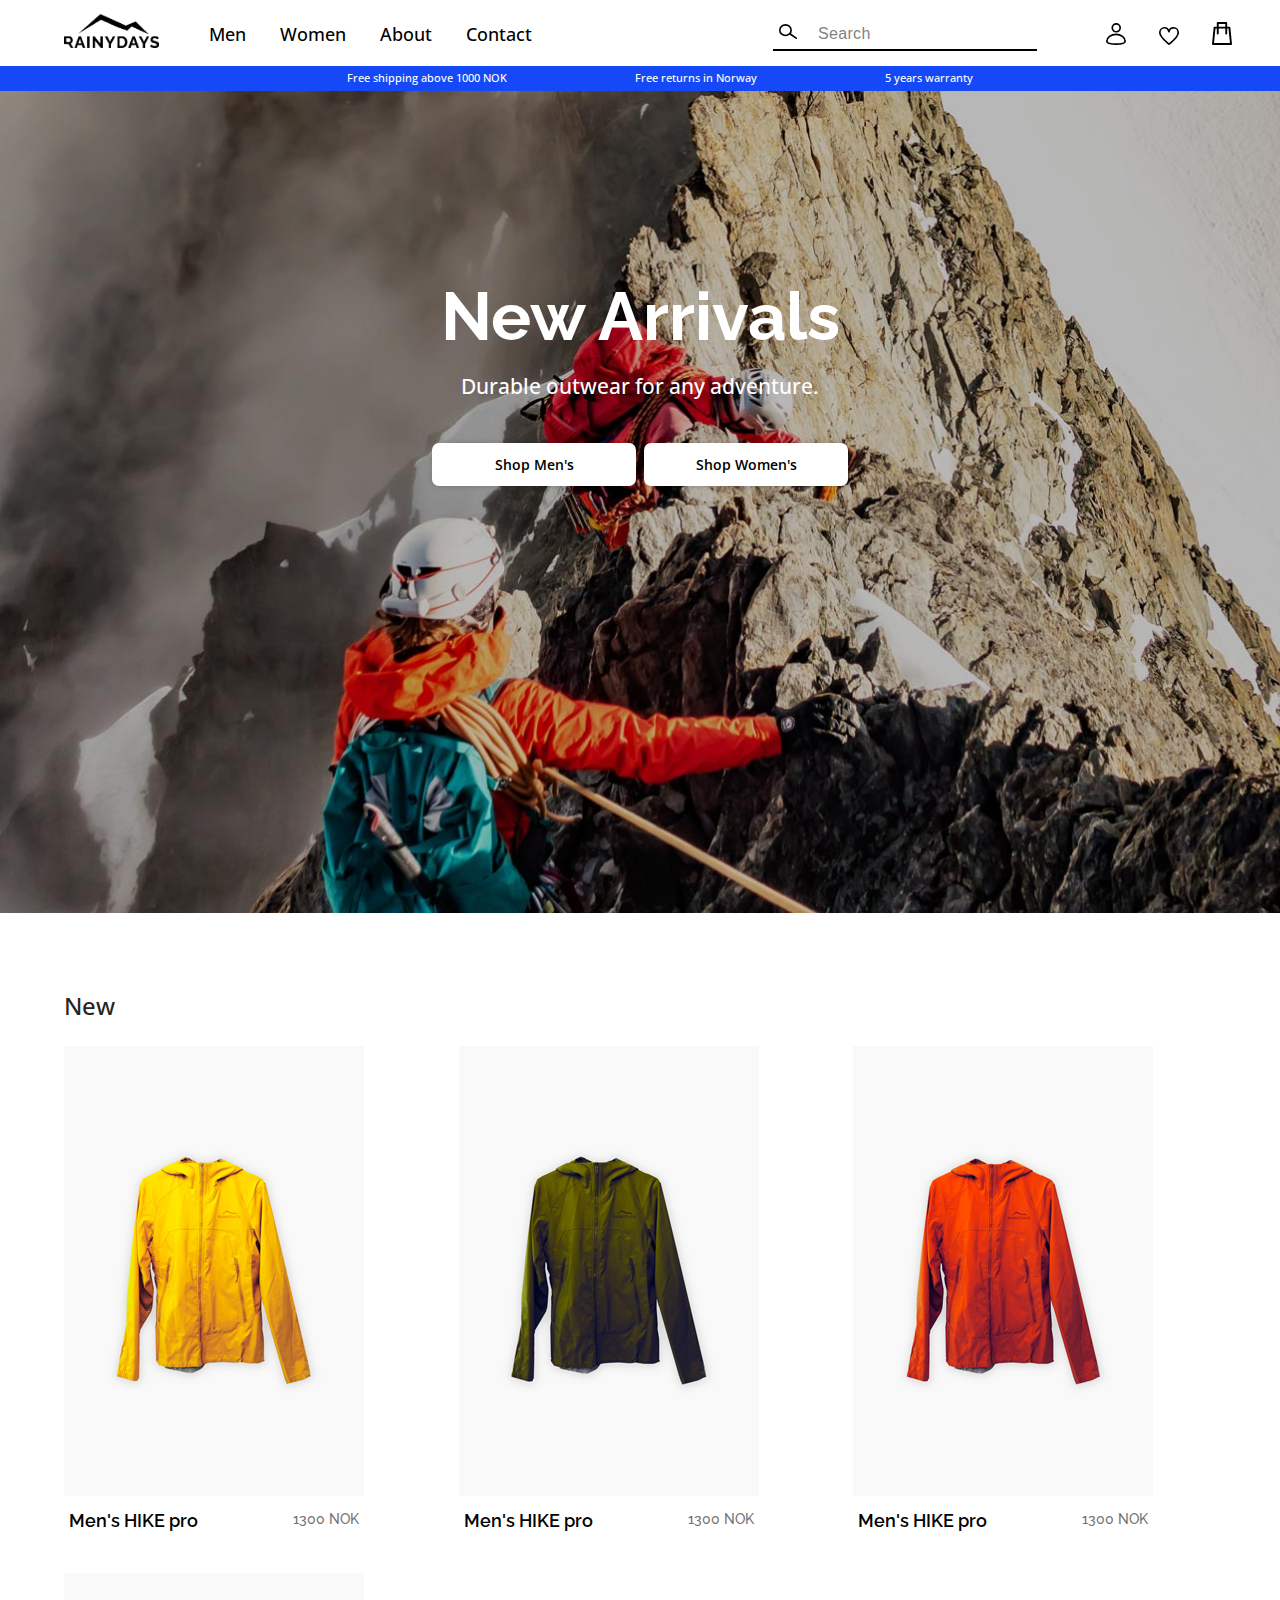
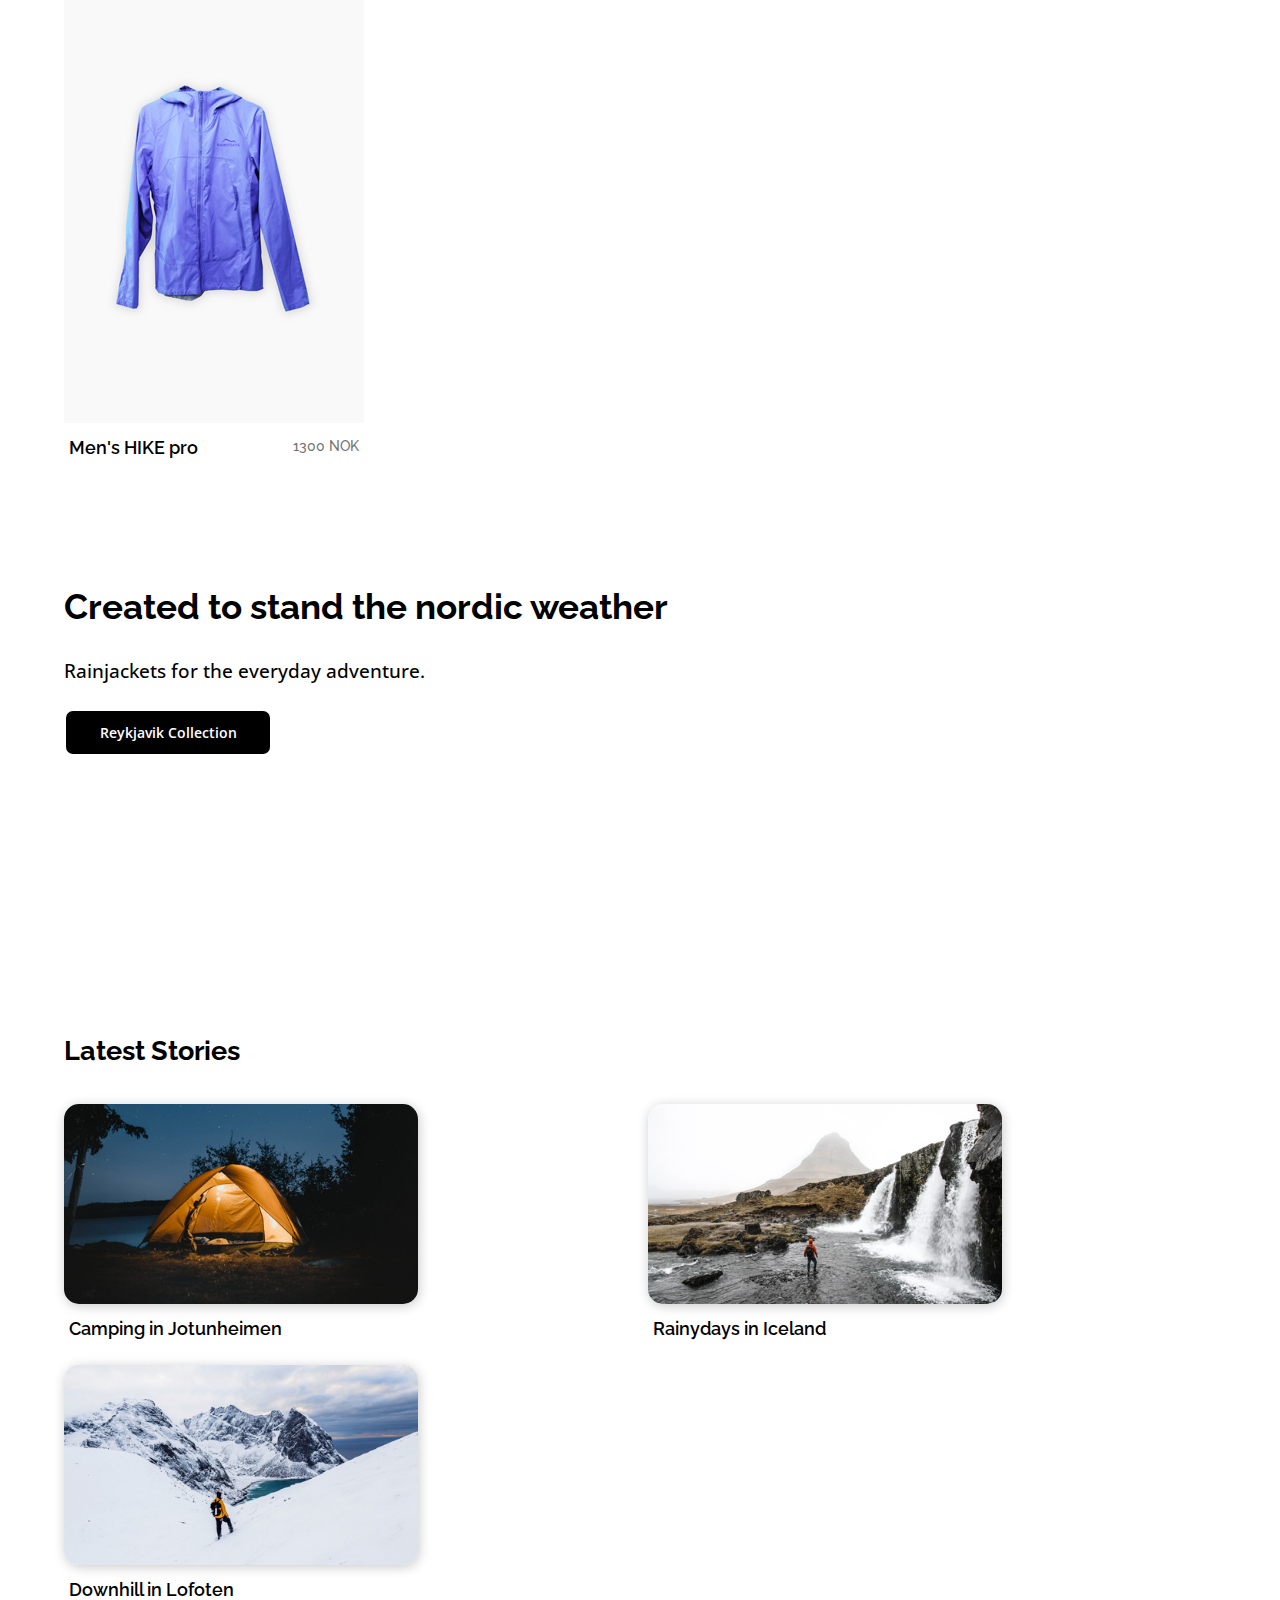
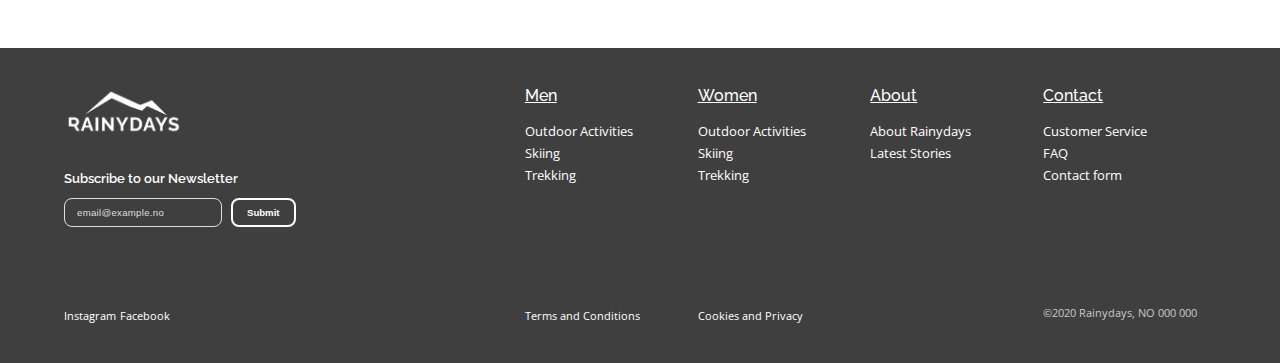
<file: index.html>
<!DOCTYPE html>
<html lang="en">
<head>
    <title>Rainydays Home</title>
    <meta name="description" content="Durable outwear for women and men">
    <meta name="viewport" content="width=device-width, initial-scale=1">
    <meta charset="utf-8">
    <link href="https://fonts.googleapis.com/css2?family=Open+Sans:wght@300;400;600;700;800&family=Raleway:wght@100;200;300;400;500;600;700;800;900&display=swap" rel="stylesheet">
    <link href="https://cdnjs.cloudflare.com/ajax/libs/font-awesome/5.12.1/css/all.min.css" rel="stylesheet">
    <link rel="stylesheet" href="css/styles.css">
</head>

    <body>
        <header>

            <label for="hamburger-menu"><i class="fas fa-bars"></i></label>
            <input type="checkbox" id="hamburger-menu">

            <ul class="nav-icon-menu">
                <li class="nav-icon"><a class="icon-item" href="myaccount.html"><img class="profile-icon" src="images/profile-icon.svg" alt="profile-icon"></a></li>
                <li class="nav-icon"><a class="icon-item" href="wishlist.html"><img class="heart-icon" src="images/heart-icon.svg" alt="heart-icon"></a></li>
                <li class="nav-icon"><a class="icon-item" href="cart.html"><img class="cart-icon" src="images/cart-icon.svg" alt="cart-icon"></a></li>
            </ul>
            

            <div id="hamburger-nav">
                <ul> 
                    <li ><a class="nav-item" href="">Men</a></li>
                    <li ><a class="nav-item" href="">Women</a></li>
                    <li ><a class="nav-item" href="about.html">About</a></li>
                    <li ><a class="nav-item" href="contact.html">Contact</a></li>
                </ul>
            </div>


            <nav id="navbar" aria-label="main-nav"> 
                <a class="nav-logo" href="index.html"><img id="logo" src="images/logo.png" alt="logo"></a>
                <ul class="main-nav"> 
                    <li class="navbar"><a class="nav-item" href="">Men</a></li>
                    <li class="navbar"><a class="nav-item" href="">Women</a></li>
                    <li class="navbar"><a class="nav-item" href="about.html">About</a></li>
                    <li class="navbar"><a class="nav-item" href="contact.html">Contact</a></li>
            
                    <li class="nav-icon-menu">
                        <div class="nav-icon"><a class="icon-item" href=""><img class="profile-icon" src="images/profile-icon.svg" alt="profile-icon"></a></div>
                        <div class="nav-icon"><a class="icon-item" href=""><img class="heart-icon" src="images/heart-icon.svg" alt="heart-icon"></a></div>
                        <div class="nav-icon"><a class="icon-item" href=""><img class="cart-icon" src="images/cart-icon.svg" alt="cart-icon"></a></div>
                    </li>
                    <li class="header-search">
                        <button><img class="search-icon" src="images/search-icon.svg" alt="search-icon"></button> 
                        <input 
                        type="search" 
                        class="site-search" 
                        name="q" 
                        aria-label="Search through site content"
                        value="Search">
                    </li>
                </ul>
            </nav>

            <div class="information-banner">
                <ul> 
                    <li>Free shipping above 1000 NOK</li>
                    <li>Free returns in Norway</li>
                    <li>5 years warranty</li>
                </ul>
            </div>
        </header>



        <main> 

        <section class="herotop"> 
                <div class="container">
                <h1>New Arrivals</h1>
                <p>Durable outwear for any adventure.</p>
                <a class="cta-button-white" href="men-home.html">Shop Men's</a>
                <a class="cta-button-white" href="men-home.html">Shop Women's</a>
            </div>
        </section>


        <section class="new-items">
            <h3>New</h3>
            <div class="products">
                    <div id="newitem-1" class="new-item">
                        <div class="product-image">
                            <a href="../Rainydays-Website/mens-hike-pro-yellow.html"><img src="images/yellow_g.jpg" alt="Mens Hike Pro jacket - Yellow"></a>
                        </div>

                        <article class="product-info">
                            <h6>Men's HIKE pro <span class="price">1300 NOK</span></h6>
                            
                        </article>
                        
                    </div>
                    <div id="newitem-2" class="new-item">
                        <div class="product-image">
                            <a href="../Rainydays-Website/mens-hike-pro-yellow.html"><img alt="dark green HIKE pro jacket" src="images/darkgreen_g.jpg"></a>
                        </div>

                        <article class="product-info">
                            <h6>Men's HIKE pro <span class="price">1300 NOK</span></h6>
                        </article>
                        
                    </div>
                    <div id="newitem-3" class="new-item">
                        <div class="product-image">
                            <img alt="red HIKE pro jacket" src="images/red_g.jpg">
                        </div>

                        <article class="product-info">
                            <h6>Men's HIKE pro <span class="price">1300 NOK</span></h6>
                        </article>
                        
                    </div>
                    <div id="newitem-4" class="new-item">
                        <div class="product-image">
                            <img alt="purple HIKE pro jacket" src="images/purple_g.jpg">
                        </div>

                        <article class="product-info">
                            <h6>Men's HIKE pro <span class="price">1300 NOK</span></h6>
                        </article>
                        
                    </div>
                </div>
           </section>

            <section class="parrallax">
                <div class="container">
                <h2>Created to stand the nordic weather</h2>
                <h4>Rainjackets for the everyday adventure.</h4>
               <a class="cta-button-black-outline" href="">Reykjavik Collection</a>
            </div>
            </section>

            <section class="stories container">
                <h3>Latest Stories</h3>
                <div class="stories-wrapper">
                    <div id="stitem-1" class="stories-item">
                   <img class="stories-img" alt="Camping in Jotunheimen" src="images/jotunheimen.jpg">
                    <h6>Camping in Jotunheimen</h6>
                    </div>
                    <div id="stitem-2" class="stories-item">
                    <img class="stories-img" alt="Iceland" src="images/reykjavik.jpg">
                    <h6>Rainydays in Iceland</h6>
                    </div>
                    <div id="stitem-3" class="stories-item">
                    <img class="stories-img" alt="Lofoten Mountains" src="images/lofoten.jpg">
                    <h6>Downhill in Lofoten</h6>
                </div>
            </div>
            </section>

        </main>




        <footer>

            <div class="footer container">
                <div class="card">
                    <img id="logo2" src="images/logo_white.png" alt="logo">
                    <div id="newsletter">
                    <label>Subscribe to our Newsletter</label>
                    <input  type="email" 
                            id="subscribe-to" 
                            name="q" 
                            aria-label="subscribe to newletter"
                            value="email@example.no"> 
                    <button>Submit</button> </div>
                </div>
                <div id="men" class="card">
                    <h5>Men</h5>
                    <ul>
                        <li><a href="">Outdoor Activities</a></li>
                        <li><a href="">Skiing</a></li>
                        <li><a href="">Trekking</a></li>
                    </ul>
                </div>
                <div id="women" class="card">
                    <h5>Women</h5>
                    <ul>
                        <li><a href="">Outdoor Activities</a></li>
                        <li><a href="">Skiing</a></li>
                        <li><a href="">Trekking</a></li>
                    </ul>
                </div>
                <div id="about2" class="card">
                    <h5>About</h5>
                    <ul>
                        <li><a href="">About Rainydays</a></li>
                        <li><a href="">Latest Stories</a></li>
                    </ul>
                </div>
                <div id="contact2" class="card">
                    <h5>Contact</h5>
                    <ul>
                        <li><a href="">Customer Service</a></li>
                        <li><a href="">FAQ</a></li>
                        <li><a href="">Contact form</a></li>
                    </ul>
                </div>
            </div>

            <div class="footer container">
                <div id="some" class="card"> <a class="bottomtext" href="">Instagram</a> <a class="bottomtext" href="">Facebook</a></div>
                 <div class="card"><a class="bottomtext" href="">Terms and Conditions</a></div>
                <div class="card"><a class="bottomtext" href="">Cookies and Privacy</a></div>
                <div class="card"></div>
                <div class="card"><p id="copyright" class="bottomtext">©2020 Rainydays, NO 000 000</p></div>
                
            </div>

        </footer>


    </body>


</html>
</file>
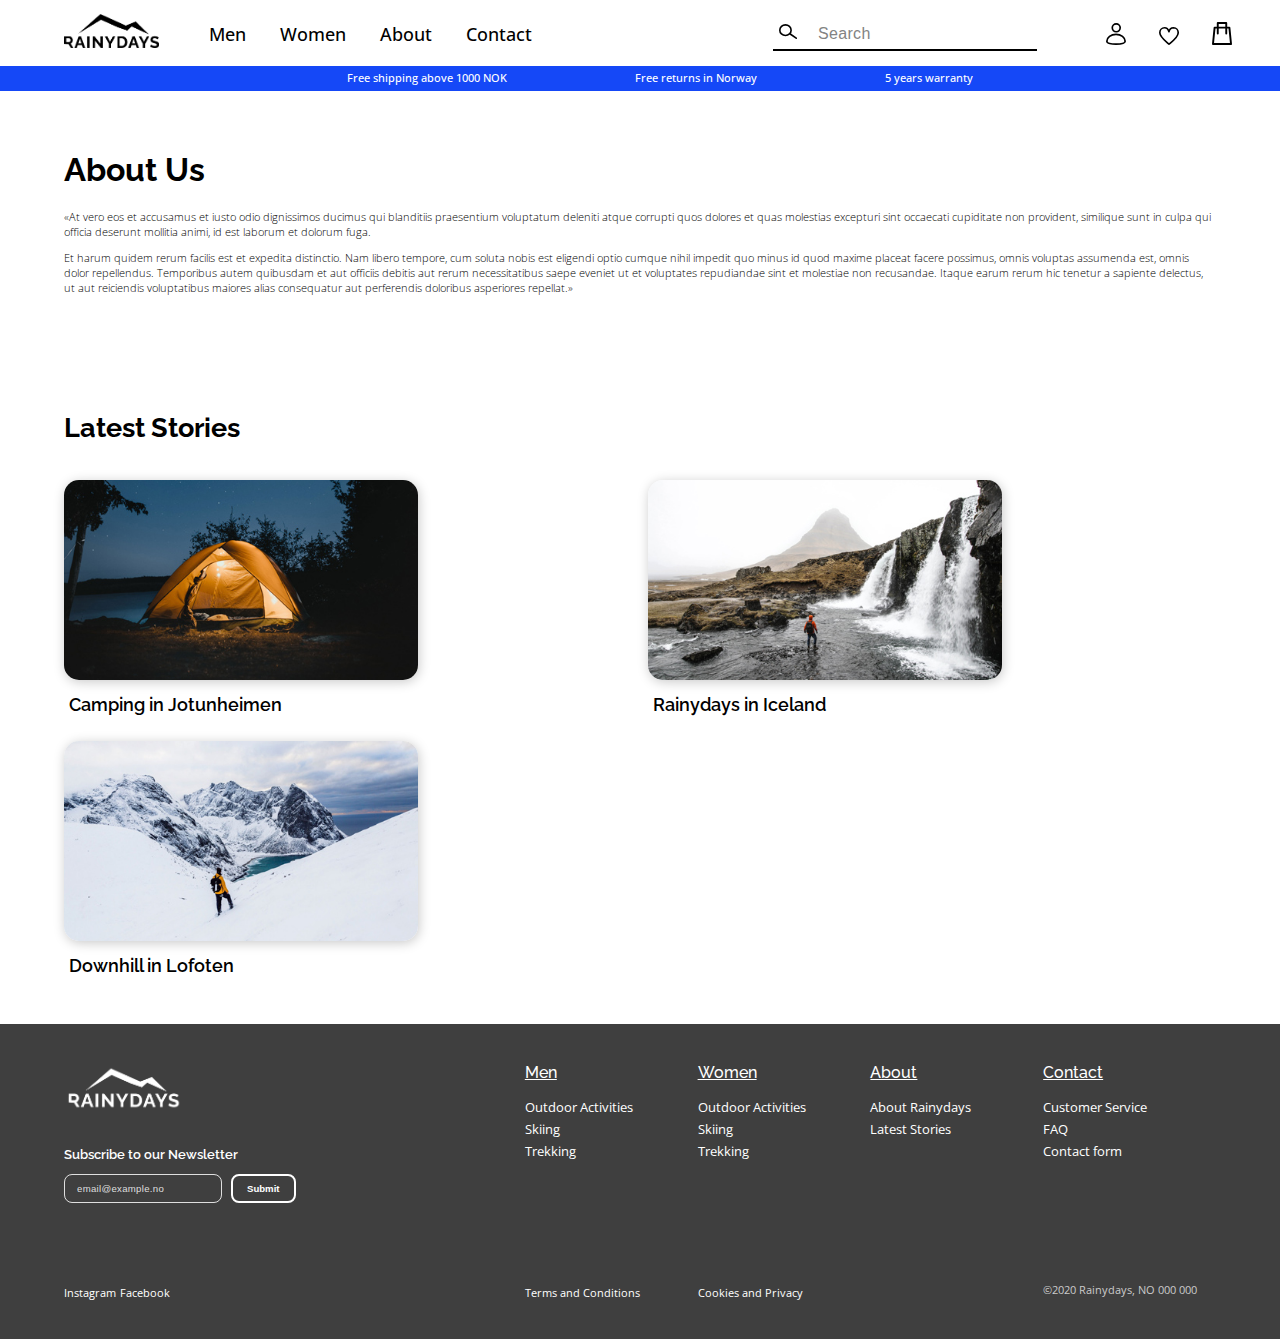
<file: about.html>
<!DOCTYPE html>
<html>
<head>
    <title>About Rainydays</title>
    <meta name="description" content="Rainydays started with a group of friends wanting to create durable outwear for a good price.">
    <meta name="viewport" content="width=device-width, initial-scale=1">
    <meta charset="utf-8">
    <link href="https://fonts.googleapis.com/css2?family=Open+Sans:wght@300;400;600;700;800&family=Raleway:wght@100;200;300;400;500;600;700;800;900&display=swap" rel="stylesheet">
    <link rel="stylesheet" href="css/styles.css">
</head>

    <body>
        <header>

            <label for="hamburger-menu"><i class="fas fa-bars"></i></label>
            <input type="checkbox" id="hamburger-menu">

            <ul class="nav-icon-menu">
                <li class="nav-icon"><a class="icon-item" href="myaccount.html"><img class="profile-icon" src="images/profile-icon.svg" alt="profile-icon"></a></li>
                <li class="nav-icon"><a class="icon-item" href="wishlist.html"><img class="heart-icon" src="images/heart-icon.svg" alt="heart-icon"></a></li>
                <li class="nav-icon"><a class="icon-item" href="cart.html"><img class="cart-icon" src="images/cart-icon.svg" alt="cart-icon"></a></li>
            </ul>

            <div id="hamburger-nav">
                <ul> 
                    <li ><a class="nav-item" href="">Men</a></li>
                    <li ><a class="nav-item" href="">Women</a></li>
                    <li ><a class="nav-item" href="about.html">About</a></li>
                    <li ><a class="nav-item" href="contact.html">Contact</a></li>
                </ul>
                <div class="searchbar">
                    <button><img class="search-icon" src="images/search-icon.svg" alt="search-icon"></button> 
                    <input 
                    type="search" 
                    class="site-search" 
                    name="q" 
                    aria-label="Search through site content"
                    value="Search">
                </div>
            </div>


            <nav id="navbar" aria-label="main-nav"> 
                <a class="nav-logo" href="index.html"><img id="logo" src="images/logo.png" alt="logo"></a>
                <ul class="main-nav"> 
                    <li class="navbar"><a class="nav-item" href="">Men</a></li>
                    <li class="navbar"><a class="nav-item" href="">Women</a></li>
                    <li class="navbar"><a class="nav-item" href="about.html">About</a></li>
                    <li class="navbar"><a class="nav-item" href="contact.html">Contact</a></li>
            
                    <li class="nav-icon-menu">
                        <div class="nav-icon"><a class="icon-item" href=""><img class="profile-icon" src="images/profile-icon.svg" alt="profile-icon"></a></div>
                        <div class="nav-icon"><a class="icon-item" href=""><img class="heart-icon" src="images/heart-icon.svg" alt="heart-icon"></a></div>
                        <div class="nav-icon"><a class="icon-item" href=""><img class="cart-icon" src="images/cart-icon.svg" alt="cart-icon"></a></div>
                    </li>
                    <li class="header-search">
                        <button><img class="search-icon" src="images/search-icon.svg" alt="search-icon"></button> 
                        <input 
                        type="search" 
                        class="site-search" 
                        name="q" 
                        aria-label="Search through site content"
                        value="Search">
                    </li>
                </ul>
            </nav>

            <div class="information-banner">
                <ul> 
                    <li>Free shipping above 1000 NOK</li>
                    <li>Free returns in Norway</li>
                    <li>5 years warranty</li>
                </ul>
            </div>
        </header>

        <main> 

            <section class="about-us">
                <div class="container">
                    <h1>About Us</h1>
                    <p>«At vero eos et accusamus et iusto odio dignissimos ducimus qui blanditiis praesentium voluptatum deleniti 
                        atque corrupti quos dolores et quas molestias excepturi sint occaecati cupiditate non provident, 
                        similique sunt in culpa qui officia deserunt mollitia animi, id est laborum et dolorum fuga.
                    </p>
                    <p> Et harum quidem rerum facilis est et expedita distinctio. 
                        Nam libero tempore, cum soluta nobis est eligendi optio cumque nihil impedit quo minus id quod maxime placeat facere possimus, omnis voluptas assumenda est, 
                        omnis dolor repellendus. Temporibus autem quibusdam et aut officiis debitis aut rerum necessitatibus saepe eveniet ut et voluptates repudiandae sint et molestiae non recusandae. 
                        Itaque earum rerum hic tenetur a sapiente delectus, ut aut reiciendis voluptatibus maiores alias consequatur aut perferendis doloribus asperiores repellat.»</p>
                    </div>
                </div>
                
                
            </section>

            <section class="stories container">
                <h3>Latest Stories</h3>
                <div class="stories-wrapper">
                    <div id="stitem-1" class="stories-item">
                   <img class="stories-img" alt="Camping in Jotunheimen" src="images/jotunheimen.jpg">
                    <h6>Camping in Jotunheimen</h6>
                    </div>
                    <div id="stitem-2" class="stories-item">
                    <img class="stories-img" alt="Iceland" src="images/reykjavik.jpg">
                    <h6>Rainydays in Iceland</h6>
                    </div>
                    <div id="stitem-3" class="stories-item">
                    <img class="stories-img" alt="Lofoten Mountains" src="images/lofoten.jpg">
                    <h6>Downhill in Lofoten</h6>
                </div>
            </div>
            </section>

        </main>




        <footer>

            <div class="footer container">
                <div class="card">
                    <img id="logo2" src="images/logo_white.png" alt="logo">
                    <div id="newsletter">
                    <label>Subscribe to our Newsletter</label>
                    <input  type="email" 
                            id="subscribe-to" 
                            name="q" 
                            aria-label="subscribe to newletter"
                            value="email@example.no"> 
                    <button>Submit</button> </div>
                </div>
                <div id="men" class="card">
                    <h5>Men</h5>
                    <ul>
                        <li><a href="">Outdoor Activities</a></li>
                        <li><a href="">Skiing</a></li>
                        <li><a href="">Trekking</a></li>
                    </ul>
                </div>
                <div id="women" class="card">
                    <h5>Women</h5>
                    <ul>
                        <li><a href="">Outdoor Activities</a></li>
                        <li><a href="">Skiing</a></li>
                        <li><a href="">Trekking</a></li>
                    </ul>
                </div>
                <div id="about2" class="card">
                    <h5>About</h5>
                    <ul>
                        <li><a href="">About Rainydays</a></li>
                        <li><a href="">Latest Stories</a></li>
                    </ul>
                </div>
                <div id="contact2" class="card">
                    <h5>Contact</h5>
                    <ul>
                        <li><a href="">Customer Service</a></li>
                        <li><a href="">FAQ</a></li>
                        <li><a href="">Contact form</a></li>
                    </ul>
                </div>
            </div>

            <div class="footer container">
                <div id="some" class="card"> <a class="bottomtext" href="">Instagram</a> <a class="bottomtext" href="">Facebook</a></div>
                 <div class="card"><a class="bottomtext" href="">Terms and Conditions</a></div>
                <div class="card"><a class="bottomtext" href="">Cookies and Privacy</a></div>
                <div class="card"></div>
                <div class="card"><p id="copyright" class="bottomtext">©2020 Rainydays, NO 000 000</p></div>
                
            </div>

        </footer>


    </body>


</html>
</file>
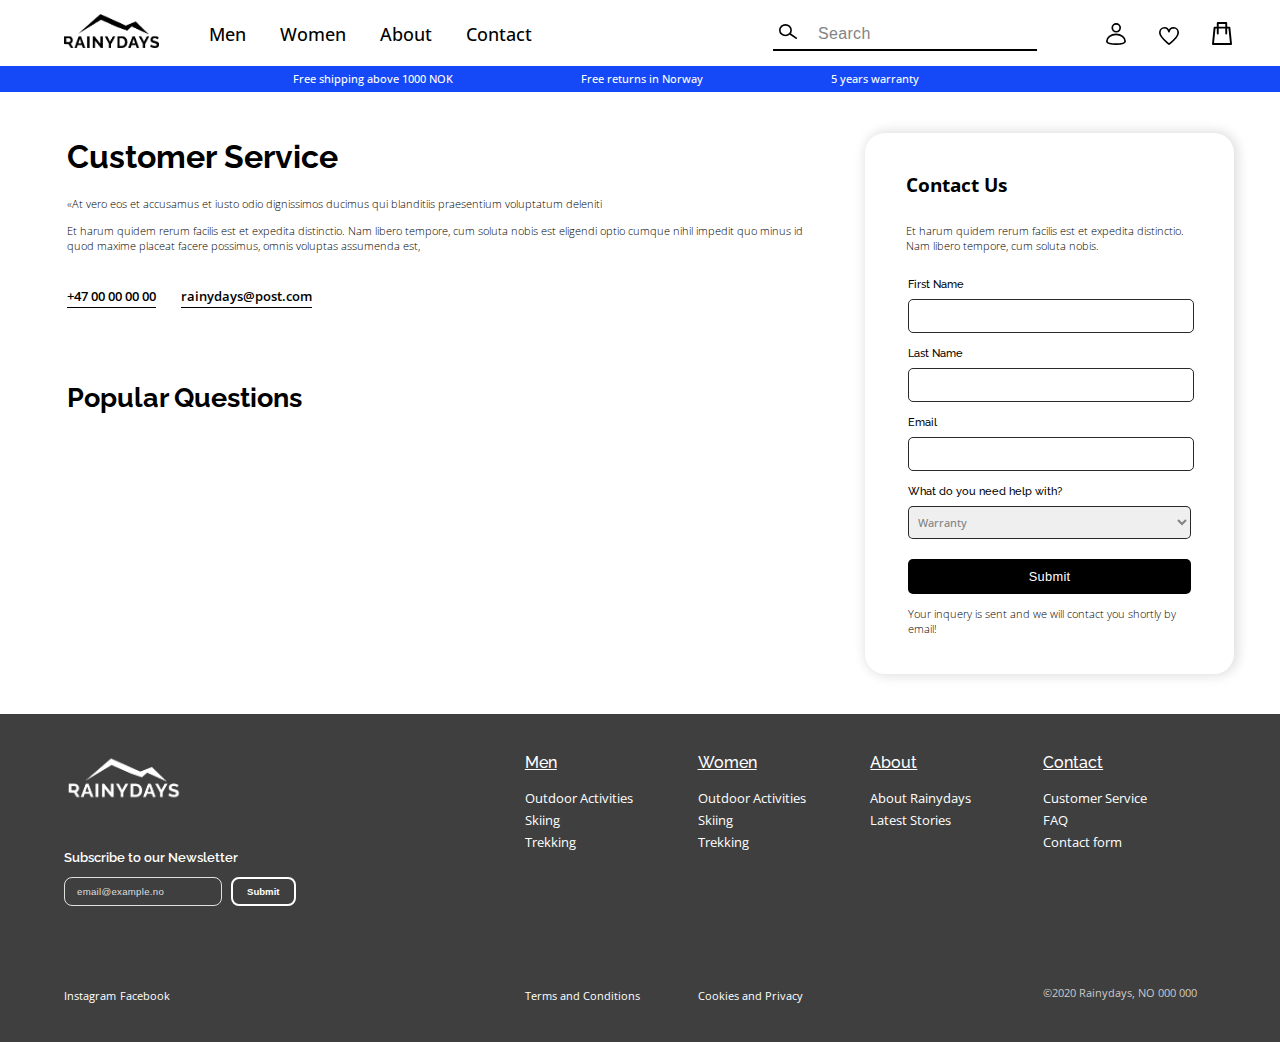
<file: contact.html>
<!DOCTYPE html>
<html>
<head>
    <title>Customer Service</title>
    <meta name="description" content="Contact us at Rainydays by phone or email">
    <meta name="viewport" content="width=device-width, initial-scale=1">
    <meta charset="utf-8">
    <link href="https://fonts.googleapis.com/css2?family=Open+Sans:wght@300;400;600;700;800&family=Raleway:wght@100;200;300;400;500;600;700;800;900&display=swap" rel="stylesheet">
    <link rel="stylesheet" href="css/styles.css">
    <link rel="stylesheet" href="css/contact.css">
</head>

    <body>
        <header>

            <label for="hamburger-menu"><i class="fas fa-bars"></i></label>
            <input type="checkbox" id="hamburger-menu">

            <ul class="nav-icon-menu">
                <li class="nav-icon"><a class="icon-item" href="myaccount.html"><img class="profile-icon" src="images/profile-icon.svg" alt="profile-icon"></a></li>
                <li class="nav-icon"><a class="icon-item" href="wishlist.html"><img class="heart-icon" src="images/heart-icon.svg" alt="heart-icon"></a></li>
                <li class="nav-icon"><a class="icon-item" href="cart.html"><img class="cart-icon" src="images/cart-icon.svg" alt="cart-icon"></a></li>
            </ul>

            <div id="hamburger-nav">
                <ul> 
                    <li ><a class="nav-item" href="">Men</a></li>
                    <li ><a class="nav-item" href="">Women</a></li>
                    <li ><a class="nav-item" href="about.html">About</a></li>
                    <li ><a class="nav-item" href="contact.html">Contact</a></li>
                </ul>
                <div class="searchbar">
                    <button><img class="search-icon" src="images/search-icon.svg" alt="search-icon"></button> 
                    <input 
                    type="search" 
                    class="site-search" 
                    name="q" 
                    aria-label="Search through site content"
                    value="Search">
                </div>
            </div>


            <nav id="navbar" aria-label="main-nav"> 
                <a class="nav-logo" href="index.html"><img id="logo" src="images/logo.png" alt="logo"></a>
                <ul class="main-nav"> 
                    <li class="navbar"><a class="nav-item" href="">Men</a></li>
                    <li class="navbar"><a class="nav-item" href="">Women</a></li>
                    <li class="navbar"><a class="nav-item" href="about.html">About</a></li>
                    <li class="navbar"><a class="nav-item" href="contact.html">Contact</a></li>
            
                    <li class="nav-icon-menu">
                        <div class="nav-icon"><a class="icon-item" href=""><img class="profile-icon" src="images/profile-icon.svg" alt="profile-icon"></a></div>
                        <div class="nav-icon"><a class="icon-item" href=""><img class="heart-icon" src="images/heart-icon.svg" alt="heart-icon"></a></div>
                        <div class="nav-icon"><a class="icon-item" href=""><img class="cart-icon" src="images/cart-icon.svg" alt="cart-icon"></a></div>
                    </li>
                    <li class="header-search">
                        <button><img class="search-icon" src="images/search-icon.svg" alt="search-icon"></button> 
                        <input 
                        type="search" 
                        class="site-search" 
                        name="q" 
                        aria-label="Search through site content"
                        value="Search">
                    </li>
                </ul>
            </nav>

            <div class="information-banner">
                <ul> 
                    <li>Free shipping above 1000 NOK</li>
                    <li>Free returns in Norway</li>
                    <li>5 years warranty</li>
                </ul>
            </div>
        </header>


        <main class="contact"> 

            <section class="customer-service">
                <div class="container">
                    <h1>Customer Service</h1>
                    <p>«At vero eos et accusamus et iusto odio dignissimos ducimus qui blanditiis praesentium voluptatum deleniti 
                    </p>
                    <p> Et harum quidem rerum facilis est et expedita distinctio. 
                        Nam libero tempore, cum soluta nobis est eligendi optio cumque nihil impedit quo minus id quod maxime placeat facere possimus, omnis voluptas assumenda est,
                    </p>
                    <div class="hyperlink-field"><a class="hyperlink" href="">+47 00 00 00 00</a><a class="hyperlink" href="">rainydays@post.com</a></div>
                    
                    </div>
                </div>

                <div class="popular-questions">
                    <div class="container">
                    <h3>Popular Questions</h3>
                    <div class="container">
                        <div class="pq-menu"> 
                        </div>
                     </div>
                    </div>
                </div>

            </section>

    

        <section class="contact-form right">
                <div class="container">
                    <form>
                        <h4 class="inputfield-headline">Contact Us</h4>
                            <p>Et harum quidem rerum facilis est et expedita distinctio. Nam libero tempore, cum soluta nobis. </p>
                                <fieldset>
                                    <label>First Name</label>
                                    <input class="form-input" type="text" id="first-name" name="q" aria-label="first name"> 
                                    
                                    <label>Last Name</label>
                                    <input class="form-input" type="text" id="last-name" name="q" aria-label="last name"> 
                                    
                                    <label>Email</label>
                                    <input class="form-input" type="email" id="email" name="q" aria-label="email"> 

                                    <label>What do you need help with?</label>
                                    <select aria-label="What do you need help with?" class="dropdown-control help">
                                        <option class="selected-value">Warranty</option>
                                        <option value="2">Return</option>
                                        <option value="3">Defect product</option>
                                        <option value="4">Other</option>
                                    </select>
                                     
                                    <input class="submit-button" type="submit" id="submit-form" value="Submit">

                                    <p class="form-submitted">Your inquery is sent and we will contact you shortly by email!</p>
                                    
                                </fieldset>   
                    </form>
                </div>
        </section>

        </main>




        <footer>

            <div class="footer container">
                <div class="card">
                    <img id="logo2" src="images/logo_white.png" alt="logo">
                    <div id="newsletter">
                    <label>Subscribe to our Newsletter</label>
                    <input  type="email" 
                            id="subscribe-to" 
                            name="q" 
                            aria-label="subscribe to newletter"
                            value="email@example.no"> 
                    <button>Submit</button> </div>
                </div>
                <div id="men" class="card">
                    <h5>Men</h5>
                    <ul>
                        <li><a href="">Outdoor Activities</a></li>
                        <li><a href="">Skiing</a></li>
                        <li><a href="">Trekking</a></li>
                    </ul>
                </div>
                <div id="women" class="card">
                    <h5>Women</h5>
                    <ul>
                        <li><a href="">Outdoor Activities</a></li>
                        <li><a href="">Skiing</a></li>
                        <li><a href="">Trekking</a></li>
                    </ul>
                </div>
                <div id="about2" class="card">
                    <h5>About</h5>
                    <ul>
                        <li><a href="">About Rainydays</a></li>
                        <li><a href="">Latest Stories</a></li>
                    </ul>
                </div>
                <div id="contact2" class="card">
                    <h5>Contact</h5>
                    <ul>
                        <li><a href="">Customer Service</a></li>
                        <li><a href="">FAQ</a></li>
                        <li><a href="">Contact form</a></li>
                    </ul>
                </div>
            </div>

            <div class="footer container">
                <div id="some" class="card"> <a class="bottomtext" href="">Instagram</a> <a class="bottomtext" href="">Facebook</a></div>
                 <div class="card"><a class="bottomtext" href="">Terms and Conditions</a></div>
                <div class="card"><a class="bottomtext" href="">Cookies and Privacy</a></div>
                <div class="card"></div>
                <div class="card"><p id="copyright" class="bottomtext">©2020 Rainydays, NO 000 000</p></div>
                
            </div>

        </footer>


    </body>


</html>
</file>
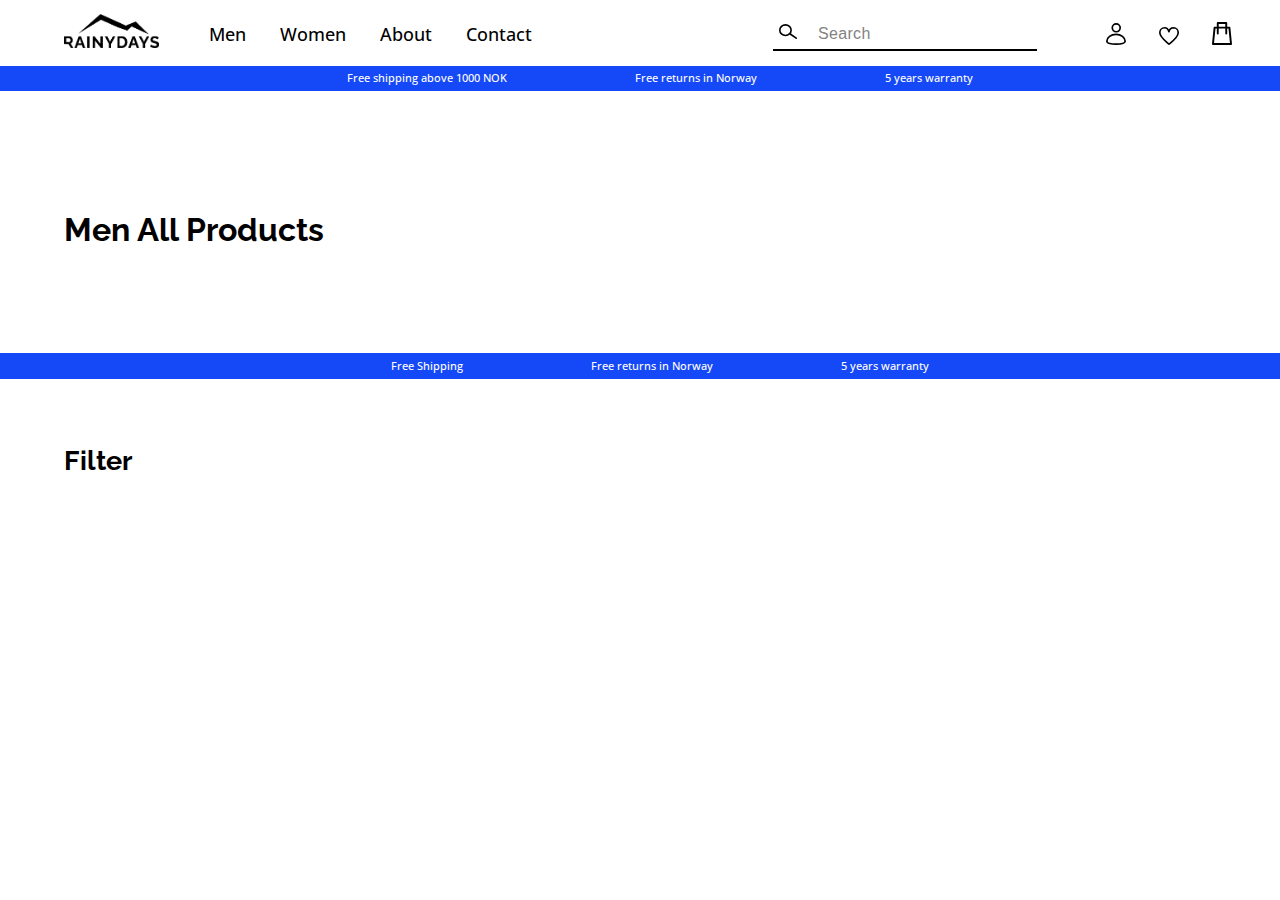
<file: men-home.html>
<!DOCTYPE html>
<html>
<head>
    <title>Men All Products</title>
    <meta name="description" content="Durable outwear for men.">
    <meta name="viewport" content="width=device-width, initial-scale=1">
    <meta charset="utf-8">
    <link href="https://fonts.googleapis.com/css2?family=Open+Sans:wght@300;400;600;700;800&family=Raleway:wght@100;200;300;400;500;600;700;800;900&display=swap" rel="stylesheet">
    <link rel="stylesheet" href="css/styles.css">
</head>

    <body>

        <header>

            <label for="hamburger-menu"><i class="fas fa-bars"></i></label>
            <input type="checkbox" id="hamburger-menu">

            <ul class="nav-icon-menu">
                <li class="nav-icon"><a class="icon-item" href="myaccount.html"><img class="profile-icon" src="images/profile-icon.svg" alt="profile-icon"></a></li>
                <li class="nav-icon"><a class="icon-item" href="wishlist.html"><img class="heart-icon" src="images/heart-icon.svg" alt="heart-icon"></a></li>
                <li class="nav-icon"><a class="icon-item" href="cart.html"><img class="cart-icon" src="images/cart-icon.svg" alt="cart-icon"></a></li>
            </ul>
            

            <div id="hamburger-nav">
                <ul> 
                    <li ><a class="nav-item" href="">Men</a></li>
                    <li ><a class="nav-item" href="">Women</a></li>
                    <li ><a class="nav-item" href="about.html">About</a></li>
                    <li ><a class="nav-item" href="contact.html">Contact</a></li>
                </ul>
            </div>


            <nav id="navbar" aria-label="main-nav"> 
                <a class="nav-logo" href="index.html"><img id="logo" src="images/logo.png" alt="logo"></a>
                <ul class="main-nav"> 
                    <li class="navbar"><a class="nav-item" href="">Men</a></li>
                    <li class="navbar"><a class="nav-item" href="">Women</a></li>
                    <li class="navbar"><a class="nav-item" href="about.html">About</a></li>
                    <li class="navbar"><a class="nav-item" href="contact.html">Contact</a></li>
            
                    <li class="nav-icon-menu">
                        <div class="nav-icon"><a class="icon-item" href=""><img class="profile-icon" src="images/profile-icon.svg" alt="profile-icon"></a></div>
                        <div class="nav-icon"><a class="icon-item" href=""><img class="heart-icon" src="images/heart-icon.svg" alt="heart-icon"></a></div>
                        <div class="nav-icon"><a class="icon-item" href=""><img class="cart-icon" src="images/cart-icon.svg" alt="cart-icon"></a></div>
                    </li>
                    <li class="header-search">
                        <button><img class="search-icon" src="images/search-icon.svg" alt="search-icon"></button> 
                        <input 
                        type="search" 
                        class="site-search" 
                        name="q" 
                        aria-label="Search through site content"
                        value="Search">
                    </li>
                </ul>
            </nav>

            <div class="information-banner">
                <ul> 
                    <li>Free shipping above 1000 NOK</li>
                    <li>Free returns in Norway</li>
                    <li>5 years warranty</li>
                </ul>
            </div>
        </header>
        


        
        <main> 

            <section class="herotop-men">
                <div class="container">
                    <ul class="breadcrumb">
                        <li><a href="index.html">Home</a></li>
                        <li>Men</li>
                      </ul>

                    <h1>Men All Products</h1>
                    </div>
                </div>
    
            </section>

            <div class="information-banner">
                <ul> 
                    <li>Free Shipping</li>
                    <li>Free returns in Norway</li>
                    <li>5 years warranty</li>
                </ul>
            </div>

            <section class="filter left">
                <div class="container">
                    <h3>Filter</h3>
                </div>
            </section>


        </main>






    </body>


</html>
</file>
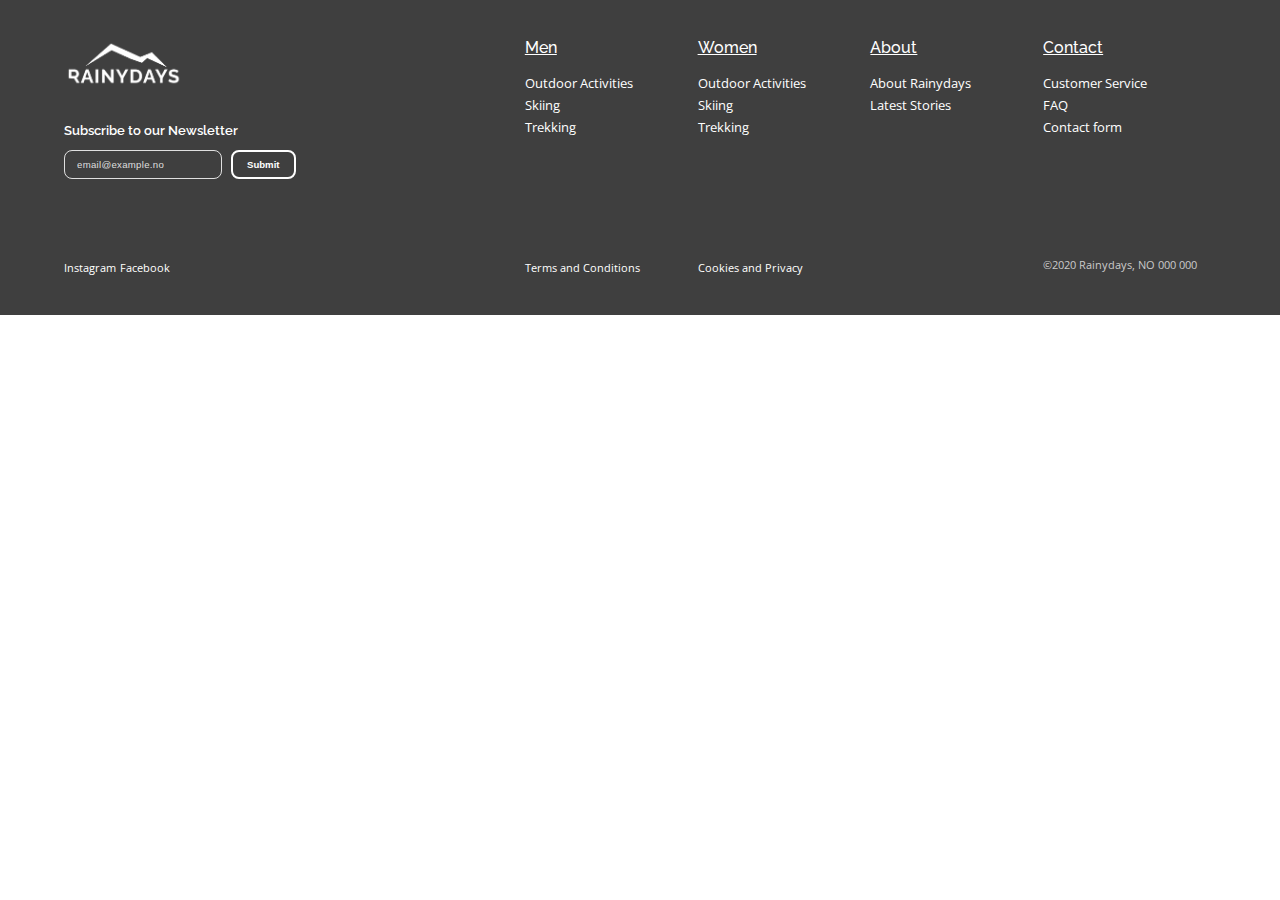
<file: mens-hike-pro-yellow.html>
<!DOCTYPE html>
<html>
<head>
    <title>About Rainydays</title>
    <meta name="description" content="Rainydays started with a group of friends wanting to create durable outwear for a good price.">
    <meta name="viewport" content="width=device-width, initial-scale=1">
    <meta charset="utf-8">
    <link href="https://fonts.googleapis.com/css2?family=Open+Sans:wght@300;400;600;700;800&family=Raleway:wght@100;200;300;400;500;600;700;800;900&display=swap" rel="stylesheet">
    <link rel="stylesheet" href="css/styles.css">
</head>

    <body>
        

       <main>

       </main>




        <footer>

            <div class="footer container">
                <div class="card">
                    <img id="logo2" src="images/logo_white.png" alt="logo">
                    <div id="newsletter">
                    <label>Subscribe to our Newsletter</label>
                    <input  type="email" 
                            id="subscribe-to" 
                            name="q" 
                            aria-label="subscribe to newletter"
                            value="email@example.no"> 
                    <button>Submit</button> </div>
                </div>
                <div id="men" class="card">
                    <h5>Men</h5>
                    <ul>
                        <li><a href="">Outdoor Activities</a></li>
                        <li><a href="">Skiing</a></li>
                        <li><a href="">Trekking</a></li>
                    </ul>
                </div>
                <div id="women" class="card">
                    <h5>Women</h5>
                    <ul>
                        <li><a href="">Outdoor Activities</a></li>
                        <li><a href="">Skiing</a></li>
                        <li><a href="">Trekking</a></li>
                    </ul>
                </div>
                <div id="about2" class="card">
                    <h5>About</h5>
                    <ul>
                        <li><a href="">About Rainydays</a></li>
                        <li><a href="">Latest Stories</a></li>
                    </ul>
                </div>
                <div id="contact2" class="card">
                    <h5>Contact</h5>
                    <ul>
                        <li><a href="">Customer Service</a></li>
                        <li><a href="">FAQ</a></li>
                        <li><a href="">Contact form</a></li>
                    </ul>
                </div>
            </div>

            <div class="footer container">
                <div id="some" class="card"> <a class="bottomtext" href="">Instagram</a> <a class="bottomtext" href="">Facebook</a></div>
                 <div class="card"><a class="bottomtext" href="">Terms and Conditions</a></div>
                <div class="card"><a class="bottomtext" href="">Cookies and Privacy</a></div>
                <div class="card"></div>
                <div class="card"><p id="copyright" class="bottomtext">©2020 Rainydays, NO 000 000</p></div>
                
            </div>

        </footer>


    </body>


</html>
</file>
<file: css/styles.css>
body {
    font-family: 'Raleway', sans-serif;
    padding: 0;
    margin: 0;
}

#logo {
    width: 95px;
}
nav {
    background-color: white;
    position: fixed;
    clear: both;
    width: 100vw;
    top: 0;
}
.nav-logo {
    margin: 12px 5% 12px 5%;
    position: absolute;
}
.main-nav {
    height: 30px;
    margin-left: 12%;
    margin-top: 20px;
}
.navbar {
    display: inline-block;
    list-style: none;
}
.nav-item {
    font-weight: 500;
    font-size: 1.1rem;
    color: black;
    padding: 5px 15px;
}
.nav-item:hover {
    color: black;
    font-weight: 600;
}
.nav-icon-menu {
    float: right;
    margin-right: 3%;
}
.nav-icon {
    display: inline-block;
    list-style: none;
}
.icon-item {
    font-weight: 500;
    font-size: 1.1rem;
    color: black;
    padding: 5px 15px;
}
.profile-icon, .heart-icon, .cart-icon {
    width: 20px;
}
.header-search {
    float: right;
    margin-right: 5%;
    padding-bottom: 3px;
    border-bottom: 2px black solid;
} 
.search-icon {
    width: 18px;
}
button {
    background-color: transparent;
    border: none;
    outline: inherit;
}
input {
    background-color: transparent;
    border-bottom: none;
    border-top: none;
    border-left: none;
    border-right: none;
    padding: 3px 12px;
    outline: inherit;
    font-weight: 300;
    font-size: 1rem;
    letter-spacing: 0.3px;
    color: rgb(131, 131, 131);
}

.information-banner {
    background-color: #1548F7;
    height: 26px;
    width: 100vw;
    text-align: center;
    margin-top: 45px;
}
.information-banner ul {
    list-style: none;
    padding-top: 2px;
}
.information-banner li {
    display: inline-block;
    padding-left: 5%;
    padding-right: 5%;
    font-weight: 500;
    font-size: 0.7rem;
    color: white;
}


.herotop {
    height: 80vh;
    width: 100vw;
    background-image: url("../images/herotop.jpg");
    background-size: cover;
    background-repeat: no-repeat;
    text-align: center;
    padding-top: 8%;
} 

.herotop h1 {
    font-size: 4.2rem;
    color: white;
    height: 30px;
}

.herotop p {
    font-family: 'Open Sans', sans-serif;
    font-weight: 500;
    font-size: 1.3rem;
    color: white;
    padding: 20px;
}

.container {
    padding: 3% 5%;
}

h1 {
    font-weight: 700;
    font-size: 2rem;
}

h2 {
    font-weight: 700;
    font-size: 2.2rem;
}

.new-items h3 {
    font-family: 'Open Sans', sans-serif;
    font-weight: 500;
    font-size: 1.5rem;
    color: rgb(36, 36, 36);
}

h3 {
    font-weight: 700;
    font-size: 1.7rem;
}

h4 {
    font-family: 'Open Sans', sans-serif;
    font-weight: 500;
    font-size: 1.2rem;
}
h5 {
    font-weight: 500;
    font-size: 1rem;
    text-decoration: underline;
    color: white;
    margin: 0;
}
h6 {
    font-weight: 600;
    font-size: 1.1rem;
    text-align: left;
    margin: 10px 5px;
}
p {
    font-family: 'Open Sans', sans-serif;
    font-weight: 300;
    font-size: 0.7rem;
}
.price {
    float: right;
    text-align: right;
    font-weight: 500;
    font-size: 0.9rem;
    color: #727272;
}

.new-items {
    padding: 4% 5%;
} 
#newitem-1, #newitem-2, #newitem-3, #newitem-4 {
    width: 300px;
}
.products{
    display: grid;
    grid-gap: 2rem;
    min-height: 400px;
    grid-template-columns: repeat(auto-fill, minmax(300px, 4fr));
    grid-template-rows: auto;
}
.products > div {
    background-color: white;
}

.parrallax {
    height: 50vh;
    background-image: url(../images/reykjavik_parrallax.jpg);
    background-attachment: fixed;
    background-size: cover;
    background-position: center;
    background-repeat: no-repeat;
}

.stories-wrapper {
    display: grid;
    grid-template-columns: repeat(auto-fill, minmax(400px, 4fr));
    grid-template-rows: auto;
    grid-gap: 1rem;
    min-height: 250px;
    padding-top: 10px;
}
.stories-item > h6 {
    text-align: left;
}
.stories-img {
    height: 200px;
    border-radius: 15px;
    box-shadow: 1px 2px 12px #c9c9c9;
}

footer {
    background-color: #3F3F3F;
    padding-top: 0%;
    
}
.footer {
    display: grid;
    grid-template-columns: 40% 15% 15% 15% 15%;
    background-color: #3F3F3F;
}
footer .card ul, li, a {
    list-style: none;
    text-decoration: none;
    font-family: 'Open Sans', sans-serif;
    font-weight: 400;
    font-size: 0.8rem;
    color: white;
    padding: 2px 0px;
}
footer .card ul, li, a:hover {
    color: rgba(255, 255, 255, 0.664); 
}
footer #logo2{
    width: 120px;
    margin-bottom: 30px;
} 
footer .bottomtext {
    text-decoration: none;
    font-family: 'Open Sans', sans-serif;
    font-weight: 400;
    font-size: 0.7rem;
    color: white;
    padding: 0px 0px;
}
footer .card label {
    font-weight: 600;
    font-size: 0.8rem;
    color: white;
    display: block;
    padding-bottom: 10px;
}
footer .card input {
    background-color: transparent;
    padding: 8px 12px;
    border: solid rgba(255, 255, 255, 0.836) 1px; 
    border-radius: 8px;
    outline: inherit;
    margin-right: 3px;
    font-weight: 500;
    font-size: 0.6rem;
    letter-spacing: 0.3px;
    color: rgba(255, 255, 255, 0.836);

}
footer #newsletter button{
    background-color: transparent;
    font-weight: 600;
    font-size: 0.6rem;
    color: white;
    padding: 7px 14px;
    border: solid white 2px; 
    border-radius: 8px;
    outline: inherit;
    margin: 2px;
}
#copyright {
    margin-top: 0; 
    margin-bottom: 0;
    color: rgb(202, 202, 202);
}
.cta-button-white {
    display: inline-block;
    background-color: white;
    width: 200px;
    padding: 10px 0px;
    border-radius: 7px;
    text-align: center;
    text-decoration: none;
    font-weight: 600;
    font-size: 0.9rem;
    color: black;
    margin: 2px;
    -webkit-box-shadow: 1px 0px 5px 1px rgba(0,0,0,0.14);
    -moz-box-shadow: 1px 0px 5px 1px rgba(0,0,0,0.14);
    box-shadow: 1px 0px 5px 1px rgba(0,0,0,0.14);
    border: solid 2px white;
}
.cta-button-white:hover {
    color: white;
    background-color: transparent;
    border: solid 2px white;
}
.cta-button-black-outline {
    display: inline-block;
    width: 200px;
    padding: 10px 0px;
    border-radius: 7px;
    text-align: center;
    text-decoration: none;
    font-weight: 600;
    font-size: 0.9rem;
    color: white;
    background-color: black;
    margin: 2px;
    border: solid 2px black;
}
.cta-button-black-outline:hover {
    color: black;
    background-color: transparent;
}
.hyperlink {
    color: black;
    font-weight: 600;
    margin-right: 25px;
    padding-bottom: 2px;
    border-bottom: solid 1.5px black;
}
.inputfield-headline {
    font-weight: 700;
    font-size: 1.2rem;
}
#hamburger-nav {
    display: none;
}
@media only screen and (max-width: 1050px) {
    nav {
        display: none;
    }
    #hamburger-nav {
        height: auto;
        padding-bottom: 10px;
    }
    .nav-item {
        padding-top: 5px;
    }
    .nav-icon {
       margin-top: 20px;
    }
    i {
        margin: 5% 5% 2% 5%;
    }
    #hamburger-menu{
        display: none;
    }
    
    #hamburger-menu:checked ~ #hamburger-nav {
        display: block;
    }
    .searchbar {
        display: inline;
        margin-top: 20px;
        margin-left: 5%;
        border-bottom: 2px solid black;
        padding-bottom: 5px;
    }
    input {
        width: 150px;
    }
}

@media only screen and (max-width: 980px) {

    .herotop {
        height: 60vh;
    } 
    #stitem-2, #stitem-3 {
        display: none;
    }
    .footer {
    display: grid;
    grid-template-columns: auto;
    text-align: center;
    padding-top: 6vh;
    }
    #newsletter, #men, #women, #logo2 {
    display: none;
    }
    #copyright {
    text-align: center;
    margin-top: 5vh; 
    margin-bottom: 2vh;
    }
    #some {
    margin-bottom: 5vh;
}
    .information-banner {
    height: 73px;
    text-align: center;
    margin-top: 0px;
}
    .information-banner ul {
    list-style: none;
    padding-top: 7px;
    padding-bottom: 7px;
}
    .information-banner li {
    display: block;
    padding-left: 0%;
    padding-right: 5%;
}
}
@media only screen and (max-width: 450px) {
    .nav-icon-menu {
        margin-top: -1%;
    }
    .herotop {
        height: 80vh;
        background-position: center;
        padding-top: 6%;
    } 
    .herotop h1 {
        margin-bottom: 15px;
        height: auto;
    }
    .herotop p {
        padding: 20px;
    }
    .cta-button-white {
    margin-bottom: 10px;
    }
    .information-banner {
        height: 73px;
        text-align: center;
    }
    .information-banner ul {
        list-style: none;
        padding-top: 7px;
        padding-bottom: 7px;
    }
    .information-banner li {
        display: block;
        padding-left: 0%;
        padding-right: 5%;
    }
    .products{
        grid-template-columns: auto;
        padding: 5% 8% 5% 5%;
    }
    #newitem-2, #newitem-3, #newitem-4 {
        display: none;
    }  

    .parrallax {
        height: 80vh;
        background-position: left;
    }
    .parrallax .container {
       padding-top: 5vh;
    }
    .stories-wrapper {
        grid-template-columns: auto;
        padding-top: 0px;
        margin: auto auto;
    }
    #stitem-1 > img {
        scale: 0.92;
        margin-left: -2%;
    }
    h3 {
        text-align: left;
    }
    .stories-item > h6 {
        text-align: center;
        font-weight: 500;
        font-size: 1.1rem;
        margin: 5px 5px;
    }
    #stitem-2, #stitem-3 {
        display: none;
    }
}
</file>
<file: css/contact.css>
.contact {
    display: grid;
    grid-template-columns: 4fr 2fr;
    grid-template-rows: auto;
    margin: 0 2%;
}
.contact-form .container{
    background-color: white;
    margin: 10% 5%;
    border-radius: 20px;
    box-shadow: 2px 0px 12px 2px rgba(0,0,0,0.13);
}
form {
    padding: 0px 20px;
}
fieldset {
    padding: 0 0 5% 0px; 
    border: none;
}
.form-input {
    padding: 7px 10px;
    border: solid rgba(0, 0, 0, 0.836) 1px; 
    border-radius: 5px;
    outline: inherit;
    width: 93%;
    display: block;
}
select {
    padding: 7px 5px;
    border: solid rgba(0, 0, 0, 0.836) 1px; 
    border-radius: 5px;
    outline: inherit;
    width: 100%;
    display: block;
    font-weight: 500;
    font-size: 0.7rem;
    font-family: 'Open Sans', sans-serif;
    color: rgb(131, 131, 131);
}
.selected-value {
    font-weight: 500;
    font-size: 0.7rem;
    font-family: 'Open Sans', sans-serif;
}
label {
    display: block;
    padding: 13px 0 8px 0;
    font-weight: 500;
    font-size: 0.7rem;
}
.hyperlink-field {
    padding-top: 3%;
}
.submit-button {
    height: 35px;
    background-color: black;
    border-radius: 5px;
    color: white;
    font-size: 0.8rem;
    margin-top: 20px;
    width: 100%;
}
.information-banner {
    background-color: #1548F7;
    height: 26px;
    width: 100vw;
    text-align: center;
    margin-top: 25px;
    padding-left: 10%;
}
</file>
